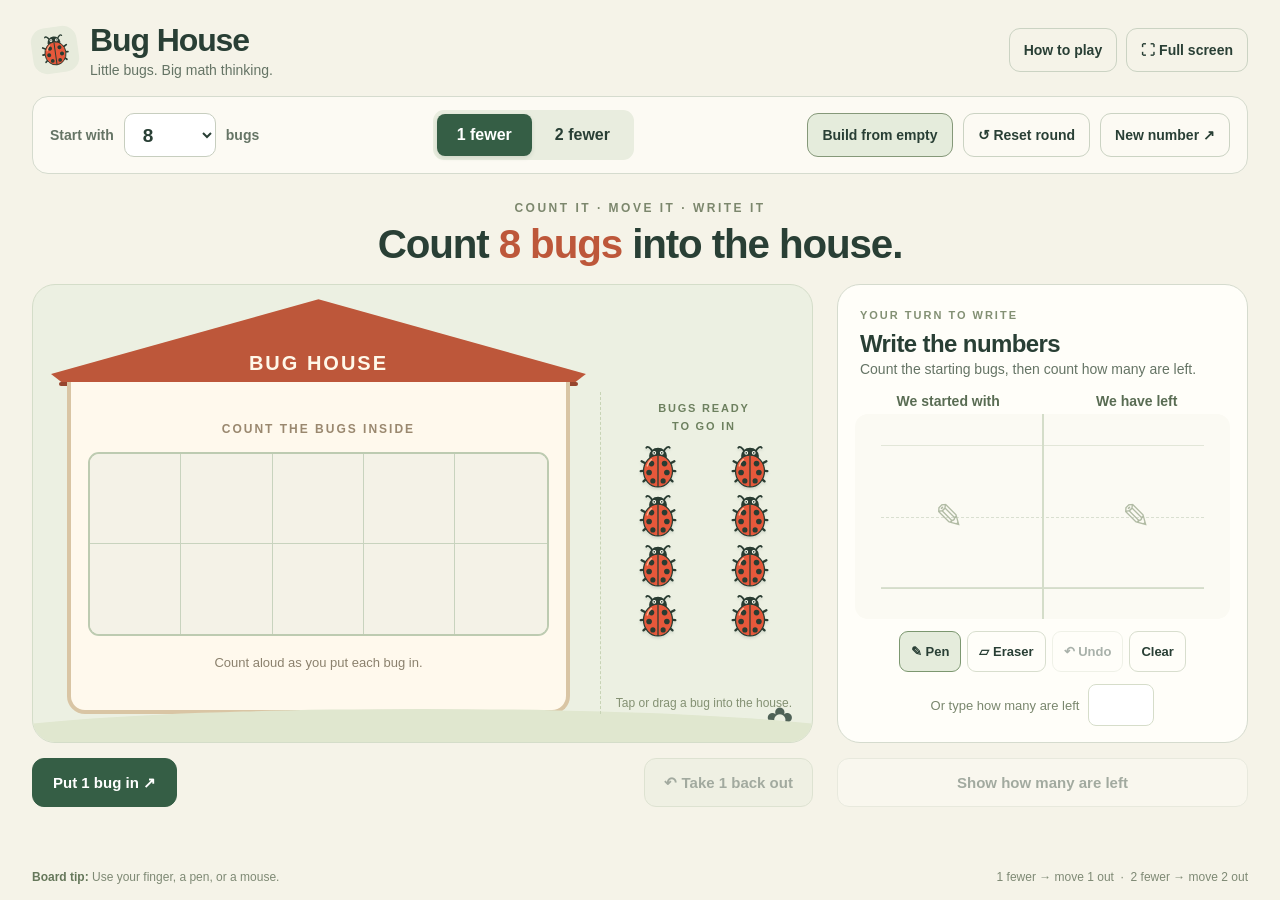
<file: index.html>
<!doctype html>
<html lang="en">
<head>
  <meta charset="utf-8">
  <meta name="viewport" content="width=device-width, initial-scale=1, viewport-fit=cover">
  <meta name="theme-color" content="#f5f3e8">
  <meta name="description" content="Count, move, and write! A kindergarten bug house for exploring one fewer and two fewer with movable ladybugs and a writable board.">
  <title>Bug House · One &amp; Two Fewer</title>
  <style>
    :root{--ink:#293f35;--green:#355e45;--mint:#e5ecdc;--paper:#f5f3e8;--orange:#bd573a;--line:#d5dbce;--muted:#657465;--white:#fffef9}
    *{box-sizing:border-box}body{margin:0;background:var(--paper);color:var(--ink);font-family:ui-rounded,"Avenir Next","Trebuchet MS",sans-serif}button,select,input{font:inherit;color:inherit}button,select{cursor:pointer}button{touch-action:manipulation}button:focus-visible,select:focus-visible,input:focus-visible,canvas:focus-visible{outline:3px solid #c58528;outline-offset:4px}button:disabled{opacity:.4;cursor:default}button{border:0}button svg{pointer-events:none}.app{max-width:1520px;margin:auto;padding:22px 32px 15px}.header{display:flex;justify-content:space-between;align-items:center;gap:20px;margin-bottom:18px}.brand{display:flex;gap:12px;align-items:center}.brand-icon{width:46px;height:46px;background:#e7ebdc;border-radius:14px;padding:6px;transform:rotate(-8deg)}h1{font-size:32px;letter-spacing:-1.1px;margin:0;font-weight:800}.subtitle{font-size:14px;color:var(--muted);margin:3px 0 0}.header-actions{display:flex;gap:9px}.quiet{background:transparent;border:1px solid #cbd3c3;border-radius:11px;min-height:44px;padding:9px 14px;font-size:14px;font-weight:700}.quiet:hover{background:#e8eddf}.toolbar{display:flex;align-items:center;justify-content:space-between;gap:15px;padding:13px 17px;border:1px solid var(--line);border-radius:16px;background:#fffef9b8}.start-controls,.mode-controls,.toolbar-actions{display:flex;align-items:center;gap:10px}.control-label{font-size:14px;font-weight:700;color:var(--muted)}select{border:1px solid #c7cebf;border-radius:10px;background:white;padding:9px 34px 9px 14px;min-height:44px;font-size:19px;font-weight:800}.mode-controls{background:#e9eddf;border-radius:11px;padding:4px;gap:3px}.mode{background:transparent;min-height:42px;padding:9px 20px;border-radius:8px;font-weight:800;font-size:16px;white-space:nowrap}.mode[aria-pressed="true"]{background:var(--green);color:white;box-shadow:0 2px 4px #223d2820}.mode:hover{box-shadow:inset 0 0 0 1px var(--green)}.prompt-row{text-align:center;padding:24px 0 17px}.eyebrow{font-size:12px;font-weight:800;letter-spacing:2.5px;text-transform:uppercase;color:#7c876d}.prompt{font-size:clamp(25px,3.15vw,43px);letter-spacing:-1.1px;margin:5px 0 0;line-height:1.15}.prompt .accent{color:var(--orange)}.workspace{display:grid;grid-template-columns:minmax(0,1.9fr) minmax(280px,1fr);gap:24px;align-items:stretch}.garden-card{position:relative;border:1px solid #d4ddc9;border-radius:23px;background:#ecf0e2;min-height:420px;height:clamp(420px,51vh,610px);overflow:hidden}.garden-card:after{content:"";position:absolute;background:#e0e7cf;border-radius:50% 50% 0 0;width:120%;height:65px;bottom:-32px;left:-10%;pointer-events:none}.habitats{height:100%;display:grid;grid-template-columns:72% 28%;padding:14px 18px 28px;gap:0}.house-zone{display:flex;flex-direction:column;align-items:center;position:relative;min-width:0}.roof{height:83px;width:100%;position:relative;display:flex;align-items:flex-end;justify-content:center;padding-bottom:7px;flex-shrink:0}.roof:before{content:"";position:absolute;inset:0;background:var(--orange);clip-path:polygon(50% 0,100% 90%,98% 100%,2% 100%,0 90%)}.roof-text{position:relative;color:#fff8e9;font-size:20px;font-weight:800;letter-spacing:2px}.roof:after{content:"";position:absolute;bottom:-4px;width:97%;height:4px;border-radius:4px;background:#97452e}.house{background:#fff9ed;border:4px solid #d9c5a4;border-top:0;border-radius:0 0 18px 18px;width:94%;padding:27px 17px 25px;flex:1;min-height:0;position:relative;display:flex;flex-direction:column;justify-content:center}.house-label{font-size:12px;text-align:center;color:#9a886f;font-weight:800;letter-spacing:2px;text-transform:uppercase;margin-bottom:16px}.ten-frame{display:grid;grid-template-columns:repeat(5,minmax(0,1fr));grid-template-rows:repeat(2,minmax(0,1fr));border:2px solid #bdcbb1;border-radius:11px;overflow:hidden;aspect-ratio:2.5;max-height:250px;flex-shrink:0}.cell{background:#fffef8;border-right:1.5px solid #c8d3be;border-bottom:1.5px solid #c8d3be;display:flex;justify-content:center;align-items:center;position:relative;min-width:0;min-height:0}.cell:nth-child(5n){border-right:0}.cell:nth-child(n+6){border-bottom:0}.cell.is-empty{background:#f4f2e7}.bug{padding:0;background:transparent;display:flex;align-items:center;justify-content:center;width:88%;height:94%;max-width:91px;aspect-ratio:.86;cursor:grab;touch-action:none;user-select:none;-webkit-user-select:none;position:relative;z-index:2;transition:transform .15s}.bug:hover{transform:scale(1.08)}.bug:focus-visible{outline-offset:-2px;border-radius:50%}.bug:active{cursor:grabbing}.bug svg{width:100%;height:100%;max-height:96px;filter:drop-shadow(0 2px 1px #293f3520)}.bug.drag-source{opacity:.22}.drag-ghost{position:fixed!important;pointer-events:none!important;z-index:100!important;margin:0;transition:none!important;filter:drop-shadow(0 8px 5px #293f352c)}.house-hint{text-align:center;font-size:13px;line-height:1.4;color:#8b816d;margin-top:18px}.meadow{border-left:1.5px dashed #c7d4b5;position:relative;z-index:1;margin:93px 0 0 14px;padding:8px 0 0 13px;border-radius:0 0 15px 0;display:flex;flex-direction:column}.meadow-label{text-transform:uppercase;font-size:11px;letter-spacing:1.8px;font-weight:800;line-height:1.6;text-align:center;color:#6d805f}.outside-bugs{display:grid;grid-template-columns:repeat(2,minmax(0,1fr));grid-auto-rows:minmax(40px,66px);gap:3px;align-content:start;margin-top:14px;flex:1}.outside-bugs .bug{width:100%;height:100%;max-width:66px;margin:auto}.meadow-hint{font-size:12px;line-height:1.4;color:#849173;text-align:center;margin:6px 0 12px}.drop-over{box-shadow:inset 0 0 0 4px #8eaf65!important}.flower{position:absolute;bottom:6px;right:18px;font-size:33px;line-height:1;opacity:.8;pointer-events:none}.write-card{border:1px solid var(--line);background:var(--white);border-radius:23px;overflow:hidden;display:flex;flex-direction:column}.write-head{padding:20px 22px 13px}.write-step{font-size:11px;color:#839074;font-weight:800;letter-spacing:2px;text-transform:uppercase}h2{font-size:24px;letter-spacing:-.6px;margin:7px 0 2px}.write-description{font-size:14px;color:var(--muted);margin:0;line-height:1.4}.canvas-wrap{flex:1;min-height:175px;position:relative;margin:0 17px;border-radius:13px;overflow:hidden;background:#fbfaf3;touch-action:none}.writing-guides{position:absolute;inset:15% 7%;pointer-events:none;background:linear-gradient(#d9dfd000 0,#d9dfd000 calc(100% - 1px),#d9dfd0 calc(100% - 1px));border-top:1px solid #e2e6d8;border-bottom:1px solid #d4ddc9}.writing-guides:after{content:"";position:absolute;top:50%;left:0;right:0;border-top:1.5px dashed #d9dfd0}canvas{position:absolute;inset:0;display:block;width:100%;height:100%;touch-action:none;cursor:crosshair}.write-placeholder{position:absolute;inset:0;display:grid;place-content:center;text-align:center;pointer-events:none;font-size:13px;color:#a1aa94;line-height:1.6}.write-placeholder b{font-size:34px;font-weight:500;color:#b1bba4}.drawing-tools{display:flex;justify-content:center;gap:6px;padding:12px 10px}.tool{font-size:13px;font-weight:700;border:1px solid #d8dece;min-height:41px;padding:8px 11px;border-radius:9px;background:transparent;white-space:nowrap}.tool[aria-pressed="true"]{background:var(--mint);border-color:#7c9770}.tool:hover{background:#eef1e6}.type-row{display:flex;align-items:center;justify-content:center;gap:9px;padding:0 15px 16px;font-size:13px;color:#7a876e}.type-row input{width:66px;border:1px solid #d6ddca;border-radius:8px;padding:7px 5px;font-size:20px;line-height:1.2;text-align:center;background:white;min-height:42px}.bottom-bar{display:grid;grid-template-columns:1.9fr 1fr;gap:24px;margin-top:15px}.action-row{display:flex;gap:10px;align-items:center;justify-content:space-between}.primary{min-height:49px;background:var(--green);color:white;border:1px solid var(--green);border-radius:12px;padding:12px 20px;font-size:15px;font-weight:800}.primary:hover{background:#274b36}.secondary{min-height:49px;border:1px solid #bbc9b0;border-radius:12px;background:#e7eddd;padding:12px 19px;font-size:15px;font-weight:800}.secondary:hover{background:#dce6cf}.reveal{background:var(--white);border:1px solid var(--line);border-radius:12px;min-height:49px;padding:10px 18px;width:100%;font-size:15px;font-weight:800}.reveal:hover{background:#e8eddf}.message{min-height:39px;display:flex;align-items:center;justify-content:center;margin:12px 0 0;text-align:center;font-size:17px;font-weight:700;color:var(--green);line-height:1.4}.message:not(:empty){border-radius:10px;background:#e6ecdc;padding:8px 12px}.footer{display:flex;justify-content:space-between;gap:20px;margin-top:12px;font-size:12px;color:#7e8974}.footer strong{color:#65775a}dialog{border:1px solid #d4ddc9;background:var(--white);color:var(--ink);border-radius:22px;max-width:540px;width:calc(100% - 32px);padding:28px;box-shadow:0 20px 70px #19312433}dialog::backdrop{background:#1d352d77}dialog h2{margin:0 0 15px}dialog ol{padding-left:24px;line-height:1.7}dialog p{line-height:1.6;font-size:15px}dialog .primary{margin-top:8px;width:100%}.sr-only{position:absolute;width:1px;height:1px;padding:0;margin:-1px;overflow:hidden;clip:rect(0,0,0,0);white-space:nowrap;border:0}@media(min-width:1500px){.app{padding-top:30px}.house{padding-left:24px;padding-right:24px}.roof{height:98px}.meadow{margin-top:108px}.prompt-row{padding-top:27px;padding-bottom:22px}}@media(max-width:1000px){.app{padding:16px 20px}.toolbar{flex-wrap:wrap}.toolbar-actions{margin-left:auto}.workspace,.bottom-bar{gap:15px;grid-template-columns:minmax(0,1.65fr) minmax(260px,1fr)}.habitats{padding-left:9px;padding-right:9px}.house{padding-left:10px;padding-right:10px}.meadow{margin-left:7px;padding-left:6px}.drawing-tools{gap:4px}.tool{padding:8px}.house-hint{font-size:12px}.primary,.secondary{padding-left:13px;padding-right:13px}}@media(max-width:700px){.app{padding:15px 12px}.header{gap:10px}.brand{gap:8px}.brand-icon{width:38px;height:38px}h1{font-size:27px}.subtitle{font-size:12px}.header-actions{gap:5px}.header-actions .quiet{font-size:12px;padding:8px}.fullscreen-text{display:none}.toolbar{padding:10px;gap:10px}.start-controls{gap:7px}.mode-controls{margin-left:auto}.mode{font-size:14px;padding:8px 11px}.control-label{font-size:12px}.toolbar-actions{width:100%;justify-content:flex-end}.toolbar-actions .quiet{min-height:36px;font-size:12px;padding:6px 12px}.prompt-row{padding:19px 0 15px}.eyebrow{font-size:10px}.workspace{grid-template-columns:1fr}.garden-card{height:390px;min-height:390px}.roof{height:74px}.meadow{margin-top:84px}.house{padding-top:18px;padding-bottom:19px}.ten-frame{max-height:200px}.write-card{min-height:315px}.write-head{padding:16px 20px 11px}h2{font-size:22px}.canvas-wrap{min-height:155px}.bottom-bar{grid-template-columns:1fr;gap:10px}.action-row{justify-content:stretch}.action-row button{flex:1}.footer{font-size:10px;gap:10px}.message{font-size:16px}}@media(prefers-reduced-motion:reduce){*{transition:none!important}}
    #build-first[aria-pressed="true"]{background:#e5ecdc;border-color:#859879}
    .meadow.is-building .outside-bugs{grid-auto-rows:clamp(35px,5.2vh,52px);margin-top:7px}
    .meadow.is-building .meadow-hint{margin-bottom:3px}
    .writing-labels{display:grid;grid-template-columns:1fr 1fr;gap:2px;margin:0 17px 5px;text-align:center;color:#596c53;font-size:14px;font-weight:800}
    .writing-divider{position:absolute;inset:0 auto 0 50%;border-left:2px solid #d4ddc9;pointer-events:none}
    .write-placeholder{grid-template-columns:1fr 1fr;place-content:center stretch}
  </style>
</head>
<body>
<svg width="0" height="0" aria-hidden="true" style="position:absolute"><defs><symbol id="ladybug" viewBox="0 0 84 100"><path d="M31 19Q21 4 17 10M53 19Q63 4 67 10" fill="none" stroke="#293c32" stroke-width="4" stroke-linecap="round"/><path d="M16 44L7 39M15 59L5 60M20 74L11 82M68 44L77 39M69 59L79 60M64 74L73 82" stroke="#293c32" stroke-width="5" stroke-linecap="round"/><ellipse cx="42" cy="28" rx="19" ry="18" fill="#293c32"/><ellipse cx="42" cy="60" rx="31" ry="34" fill="#e6583b" stroke="#293c32" stroke-width="2.7"/><path d="M42 28V94" stroke="#293c32" stroke-width="2.7"/><circle cx="28" cy="44" r="6" fill="#293c32"/><circle cx="23" cy="63" r="6" fill="#293c32"/><circle cx="31" cy="81" r="5.5" fill="#293c32"/><circle cx="56" cy="44" r="6" fill="#293c32"/><circle cx="61" cy="63" r="6" fill="#293c32"/><circle cx="53" cy="81" r="5.5" fill="#293c32"/><circle cx="34" cy="21" r="4" fill="#fffef2"/><circle cx="50" cy="21" r="4" fill="#fffef2"/><circle cx="34" cy="21" r="1.8" fill="#293c32"/><circle cx="50" cy="21" r="1.8" fill="#293c32"/><path d="M28 35Q20 42 19 49" fill="none" stroke="#ffb290" stroke-width="3" stroke-linecap="round"/></symbol></defs></svg>
<main class="app">
  <header class="header">
    <div class="brand"><svg class="brand-icon" aria-hidden="true"><use href="#ladybug"/></svg><div><h1>Bug House</h1><p class="subtitle">Little bugs. Big math thinking.</p></div></div>
    <div class="header-actions"><button class="quiet" id="help">How to play</button><button class="quiet" id="fullscreen" aria-label="Enter full screen">⛶ <span class="fullscreen-text">Full screen</span></button></div>
  </header>
  <section class="toolbar" aria-label="Choose a round">
    <div class="start-controls"><label class="control-label" for="start">Start with</label><select id="start" aria-label="Starting number of bugs"><option>5</option><option>6</option><option>7</option><option selected>8</option><option>9</option><option>10</option></select><span class="control-label">bugs</span></div>
    <div class="mode-controls" aria-label="Choose one or two fewer"><button class="mode" data-mode="1" aria-pressed="true">1 fewer</button><button class="mode" data-mode="2" aria-pressed="false">2 fewer</button></div>
    <div class="toolbar-actions"><button class="quiet" id="build-first" aria-pressed="true">Build from empty</button><button class="quiet" id="reset">↺ Reset round</button><button class="quiet" id="new">New number ↗</button></div>
  </section>
  <div class="prompt-row"><span class="eyebrow">Count it · Move it · Write it</span><h2 class="prompt" id="prompt">What is <span class="accent">1 fewer</span> than 8?</h2></div>
  <div class="workspace">
    <section class="garden-card" aria-label="Move bugs between their house and the garden">
      <div class="habitats">
        <div class="house-zone"><div class="roof"><span class="roof-text">BUG HOUSE</span></div><div class="house" id="house"><div class="house-label">Count the bugs inside</div><div class="ten-frame" id="frame" role="group" aria-label="Bug house ten-frame"></div><div class="house-hint" id="house-hint">Tap or drag a bug to move it out.</div></div></div>
        <div class="meadow" id="meadow"><div class="meadow-label" id="meadow-label">Out in<br>the garden</div><div class="outside-bugs" id="outside" role="group" aria-label="Bugs moved out of the house"></div><p class="meadow-hint" id="garden-hint">A place for<br>bugs to explore.</p></div>
      </div><span class="flower" aria-hidden="true">✿</span>
    </section>
    <section class="write-card" aria-label="Write how many bugs remain">
      <div class="write-head"><span class="write-step">Your turn to write</span><h2>Write the numbers</h2><p class="write-description">Count the starting bugs, then count how many are left.</p></div>
      <div class="writing-labels" aria-hidden="true"><span>We started with</span><span>We have left</span></div>
      <div class="canvas-wrap" id="canvas-wrap"><div class="writing-guides"></div><div class="writing-divider"></div><div class="write-placeholder" id="placeholder" aria-hidden="true"><b>✎</b><b>✎</b></div><canvas id="board" tabindex="0" aria-label="Number writing board. Write the starting number on the left and how many are left on the right. Use a finger, pen, or mouse. You can also type how many are left below."></canvas></div>
      <div class="drawing-tools" role="group" aria-label="Writing tools"><button class="tool" id="pen" aria-pressed="true">✎ Pen</button><button class="tool" id="eraser" aria-pressed="false">▱ Eraser</button><button class="tool" id="undo" disabled>↶ Undo</button><button class="tool" id="clear">Clear</button></div>
      <div class="type-row"><label for="typed">Or type how many are left</label><input id="typed" type="text" inputmode="numeric" maxlength="2" autocomplete="off"></div>
    </section>
  </div>
  <div class="bottom-bar"><div class="action-row"><button class="primary" id="move-out">Move 1 bug out ↗</button><button class="secondary" id="bring-back">↶ Bring 1 back</button></div><button class="reveal" id="reveal" aria-expanded="false">Show how many are left</button></div>
  <div class="message" id="message" role="status" aria-live="polite"></div>
  <footer class="footer"><span><strong>Board tip:</strong> Use your finger, a pen, or a mouse.</span><span>1 fewer → move 1 out &nbsp;·&nbsp; 2 fewer → move 2 out</span></footer>
</main>
<dialog id="help-dialog"><h2>Let’s explore fewer!</h2><ol><li>Choose <strong>5–10 bugs</strong> and <strong>1 fewer</strong> or <strong>2 fewer</strong>.</li><li>Count the bugs in the house together. Turn on <strong>Build from empty</strong> to move the starting bugs into the ten-frame one by one.</li><li>Tap or drag bugs out into the garden. Move one for <strong>1 fewer</strong> or two for <strong>2 fewer</strong>.</li><li>Count the bugs left in the house. Write the number on the board or type it below.</li><li>Choose <strong>Show how many are left</strong> to reveal and check the count.</li></ol><p>Tap a garden bug to bring it back. The pen, eraser, undo, and clear buttons work on the writing board. <strong>New number</strong> starts another round. <strong>Reset round</strong> starts the current round over.</p><button class="primary" id="close-help">Let’s play</button></dialog>
<script>
  'use strict';
  const $ = id => document.getElementById(id);
  const state = {start:8, fewer:1, slots:[], outside:[], revealed:false, buildFirst:true, building:false};
  let drag = null, suppressClick = false;
  const board = $('board'), ctx = board.getContext('2d');
  let strokes = [], activeStroke = null, activePointer = null, tool = 'pen', boardSize = {w:1,h:1};

  function bugButton(id, location) {
    const b=document.createElement('button');
    b.type='button';b.className='bug';b.dataset.id=id;b.dataset.location=location;
    b.setAttribute('aria-label',location==='house'?'Move this bug out to the garden':'Move this bug into the house');
    b.innerHTML='<svg viewBox="0 0 84 100" aria-hidden="true"><use href="#ladybug"/></svg>';
    return b;
  }
  function render() {
    $('frame').replaceChildren();
    state.slots.forEach(id=>{const cell=document.createElement('div');cell.className='cell'+(id===null?' is-empty':'');if(id!==null)cell.append(bugButton(id,'house'));$('frame').append(cell)});
    $('outside').replaceChildren(...state.outside.map(id=>bugButton(id,'garden')));
    $('meadow').classList.toggle('is-building',state.building);
    $('meadow-label').innerHTML=state.building?'Bugs ready<br>to go in':'Out in<br>the garden';
    $('outside').setAttribute('aria-label',state.building?'Bugs waiting to enter the house':'Bugs moved out of the house');
    $('garden-hint').textContent=state.building?'Tap or drag a bug into the house.':state.outside.length?'Tap a garden bug to bring it back.':'A place for bugs to explore.';
    $('house-hint').textContent=state.building?'Count aloud as you put each bug in.':'Tap or drag a bug to move it out.';
    $('prompt').innerHTML=state.building
      ? 'Count <span class="accent">'+state.start+' bugs</span> into the house.'
      : 'What is <span class="accent">'+state.fewer+' fewer</span> than '+state.start+'?';
    document.querySelectorAll('[data-mode]').forEach(b=>b.setAttribute('aria-pressed',String(Number(b.dataset.mode)===state.fewer)));
    $('build-first').setAttribute('aria-pressed',String(state.buildFirst));
    const hasHouseBugs=state.slots.some(id=>id!==null);
    $('move-out').textContent=state.building?'Put 1 bug in ↗':'Move 1 bug out ↗';
    $('bring-back').textContent=state.building?'↶ Take 1 back out':'↶ Bring 1 back';
    $('move-out').disabled=state.building?!state.outside.length:!hasHouseBugs;
    $('bring-back').disabled=state.building?!hasHouseBugs:!state.outside.length;
    $('reveal').disabled=state.building;
    renderAnswer();
  }
  function renderAnswer() {
    const left=state.start-state.outside.length;
    $('reveal').textContent=state.revealed?'Hide the number':'Show how many are left';
    $('reveal').setAttribute('aria-expanded',String(state.revealed));
    if(!state.revealed){$('message').textContent='';return}
    if(state.outside.length===state.fewer){
      const typed=$('typed').value.trim();
      const suffix=typed!==''?(Number(typed)===left?' Your number matches!':' Count again and try your number again.') : '';
      $('message').textContent=state.fewer+' fewer than '+state.start+' is '+left+'.  '+state.start+' − '+state.fewer+' = '+left+suffix;
    }else{
      $('message').textContent=left+' '+(left===1?'bug is':'bugs are')+' left in the house. For '+state.fewer+' fewer, move '+state.fewer+' '+(state.fewer===1?'bug':'bugs')+' out altogether.';
    }
  }
  function clearBoard(){strokes=[];activeStroke=null;activePointer=null;$('typed').value='';redraw();updateWritingUI()}
  function startRound(){
    cancelDrag();
    state.building=state.buildFirst;
    state.slots=Array.from({length:10},(_,i)=>!state.building&&i<state.start?i:null);
    state.outside=state.building?Array.from({length:state.start},(_,i)=>i):[];
    state.revealed=false;
    clearBoard();setTool('pen');render();
  }
  function moveBug(id, destination, preferredSlot){
    if(destination==='garden'){
      const i=state.slots.indexOf(id);if(i<0)return;
      state.slots[i]=null;state.outside.push(id);
    }else{
      const i=state.outside.indexOf(id);if(i<0)return;
      const slot=Number.isInteger(preferredSlot)&&state.slots[preferredSlot]===null?preferredSlot:state.slots.indexOf(null);
      if(slot<0)return;state.outside.splice(i,1);state.slots[slot]=id;
      if(!state.outside.length)state.building=false;
    }
    state.revealed=false;render();
  }
  function cancelDrag(){if(!drag)return;drag.ghost?.remove();drag.source?.classList.remove('drag-source');$('house').classList.remove('drop-over');$('meadow').classList.remove('drop-over');drag=null}
  function pointIn(el,x,y){const r=el.getBoundingClientRect();return x>=r.left&&x<=r.right&&y>=r.top&&y<=r.bottom}
  document.addEventListener('pointerdown',e=>{
    const source=e.target.closest('.bug');if(!source||drag||e.button!==0)return;
    e.preventDefault();source.setPointerCapture(e.pointerId);
    drag={source,id:Number(source.dataset.id),location:source.dataset.location,pointer:e.pointerId,x:e.clientX,y:e.clientY,moved:false,ghost:null};
  });
  document.addEventListener('pointermove',e=>{
    if(!drag||drag.pointer!==e.pointerId)return;
    if(!drag.moved&&Math.hypot(e.clientX-drag.x,e.clientY-drag.y)>9){
      drag.moved=true;drag.ghost=drag.source.cloneNode(true);drag.ghost.className='bug drag-ghost';drag.ghost.removeAttribute('aria-label');drag.ghost.setAttribute('aria-hidden','true');drag.ghost.tabIndex=-1;
      const r=drag.source.getBoundingClientRect();drag.ghost.style.width=r.width+'px';drag.ghost.style.height=r.height+'px';document.body.append(drag.ghost);drag.source.classList.add('drag-source');
    }
    if(drag.moved){e.preventDefault();drag.ghost.style.left=e.clientX-drag.ghost.offsetWidth/2+'px';drag.ghost.style.top=e.clientY-drag.ghost.offsetHeight/2+'px';$('house').classList.toggle('drop-over',drag.location==='garden'&&pointIn($('house'),e.clientX,e.clientY));$('meadow').classList.toggle('drop-over',drag.location==='house'&&pointIn($('meadow'),e.clientX,e.clientY))}
  },{passive:false});
  document.addEventListener('pointerup',e=>{
    if(!drag||drag.pointer!==e.pointerId)return;
    const d=drag;let destination=null,slot;
    if(!d.moved){destination=d.location==='house'?'garden':'house'}
    else if(d.location==='house'&&pointIn($('meadow'),e.clientX,e.clientY)){destination='garden'}
    else if(d.location==='garden'&&pointIn($('house'),e.clientX,e.clientY)){destination='house';slot=Array.from($('frame').children).findIndex(c=>pointIn(c,e.clientX,e.clientY))}
    cancelDrag();suppressClick=true;setTimeout(()=>suppressClick=false,0);
    if(destination)moveBug(d.id,destination,slot);
  });
  document.addEventListener('pointercancel',e=>{if(drag?.pointer===e.pointerId)cancelDrag()});
  document.addEventListener('lostpointercapture',e=>{if(drag?.pointer===e.pointerId)cancelDrag()});
  document.addEventListener('click',e=>{
    const bug=e.target.closest('.bug');
    if(!bug||suppressClick||e.detail!==0)return;
    const fromHouse=bug.dataset.location==='house';
    moveBug(Number(bug.dataset.id),fromHouse?'garden':'house');
    const remaining=(fromHouse?$('frame'):$('outside')).querySelector('.bug');
    (remaining??$('move-out')).focus();
  });

  function setTool(next){tool=next;$('pen').setAttribute('aria-pressed',String(next==='pen'));$('eraser').setAttribute('aria-pressed',String(next==='eraser'));board.style.cursor=next==='pen'?'crosshair':'cell'}
  function boardPoint(e){const r=board.getBoundingClientRect();return{x:(e.clientX-r.left)/r.width,y:(e.clientY-r.top)/r.height}}
  function paintStroke(stroke){
    if(!stroke?.points.length)return;
    ctx.save();ctx.globalCompositeOperation=stroke.tool==='eraser'?'destination-out':'source-over';ctx.strokeStyle='#304e38';ctx.fillStyle='#304e38';ctx.lineWidth=(stroke.tool==='eraser'?30:5.5)*Math.min(boardSize.w,boardSize.h)/240;ctx.lineCap='round';ctx.lineJoin='round';
    const p=stroke.points;ctx.beginPath();ctx.moveTo(p[0].x*boardSize.w,p[0].y*boardSize.h);
    if(p.length===1){ctx.arc(p[0].x*boardSize.w,p[0].y*boardSize.h,ctx.lineWidth/2,0,Math.PI*2);ctx.fill()}
    else{for(let i=1;i<p.length;i++)ctx.lineTo(p[i].x*boardSize.w,p[i].y*boardSize.h);ctx.stroke()}ctx.restore();
  }
  function redraw(){ctx.clearRect(0,0,boardSize.w,boardSize.h);strokes.forEach(paintStroke);if(activeStroke)paintStroke(activeStroke)}
  function resizeBoard(){const r=board.getBoundingClientRect(),ratio=Math.min(window.devicePixelRatio||1,3);boardSize={w:r.width,h:r.height};board.width=Math.max(1,Math.round(r.width*ratio));board.height=Math.max(1,Math.round(r.height*ratio));ctx.setTransform(ratio,0,0,ratio,0,0);redraw()}
  function updateWritingUI(){$('placeholder').hidden=strokes.length>0||!!activeStroke;$('placeholder').style.display=strokes.length>0||activeStroke?'none':'grid';$('undo').disabled=strokes.length===0}
  board.addEventListener('pointerdown',e=>{if(activePointer!==null||e.button!==0)return;e.preventDefault();board.setPointerCapture(e.pointerId);activePointer=e.pointerId;activeStroke={tool,points:[boardPoint(e)]};redraw();updateWritingUI()});
  board.addEventListener('pointermove',e=>{if(activePointer!==e.pointerId||!activeStroke)return;e.preventDefault();const events=e.getCoalescedEvents?.()||[e];(events.length?events:[e]).forEach(p=>activeStroke.points.push(boardPoint(p)));redraw()});
  function finishStroke(e){if(activePointer!==e.pointerId||!activeStroke)return;strokes.push(activeStroke);activeStroke=null;activePointer=null;redraw();updateWritingUI()}
  board.addEventListener('pointerup',finishStroke);board.addEventListener('pointercancel',finishStroke);board.addEventListener('lostpointercapture',finishStroke);
  $('pen').onclick=()=>setTool('pen');$('eraser').onclick=()=>setTool('eraser');
  $('undo').onclick=()=>{strokes.pop();redraw();updateWritingUI()};$('clear').onclick=()=>{clearBoard();renderAnswer()};
  $('typed').addEventListener('input',()=>{$('typed').value=$('typed').value.replace(/[^0-9]/g,'').slice(0,2);renderAnswer()});
  $('start').onchange=()=>{state.start=Number($('start').value);startRound()};
  document.querySelectorAll('[data-mode]').forEach(b=>b.onclick=()=>{state.fewer=Number(b.dataset.mode);startRound()});
  $('build-first').onclick=()=>{state.buildFirst=!state.buildFirst;startRound()};
  $('reset').onclick=startRound;
  $('new').onclick=()=>{const numbers=[5,6,7,8,9,10].filter(n=>n!==state.start);state.start=numbers[Math.floor(Math.random()*numbers.length)];$('start').value=String(state.start);startRound()};
  function moveFromHouse(){const id=[...state.slots].reverse().find(id=>id!==null);if(id!==undefined)moveBug(id,'garden')}
  function moveFromGarden(){if(state.outside.length)moveBug(state.outside.at(-1),'house')}
  $('move-out').onclick=()=>state.building?moveFromGarden():moveFromHouse();
  $('bring-back').onclick=()=>state.building?moveFromHouse():moveFromGarden();
  $('reveal').onclick=()=>{state.revealed=!state.revealed;renderAnswer()};
  $('help').onclick=()=>$('help-dialog').showModal();$('close-help').onclick=()=>$('help-dialog').close();
  $('help-dialog').addEventListener('click',e=>{if(e.target===$('help-dialog')){const r=e.target.getBoundingClientRect();if(e.clientX<r.left||e.clientX>r.right||e.clientY<r.top||e.clientY>r.bottom)e.target.close()}});
  $('fullscreen').onclick=async()=>{try{if(document.fullscreenElement)await document.exitFullscreen();else await document.documentElement.requestFullscreen()}catch{$('message').textContent='Use your browser’s full-screen option to fill the board.'}};
  document.addEventListener('fullscreenchange',()=>{$('fullscreen').setAttribute('aria-label',document.fullscreenElement?'Exit full screen':'Enter full screen');$('fullscreen').innerHTML='⛶ <span class="fullscreen-text">'+(document.fullscreenElement?'Exit full screen':'Full screen')+'</span>'});
  new ResizeObserver(resizeBoard).observe($('canvas-wrap'));
  startRound();
</script>
</body>
</html>
</file>
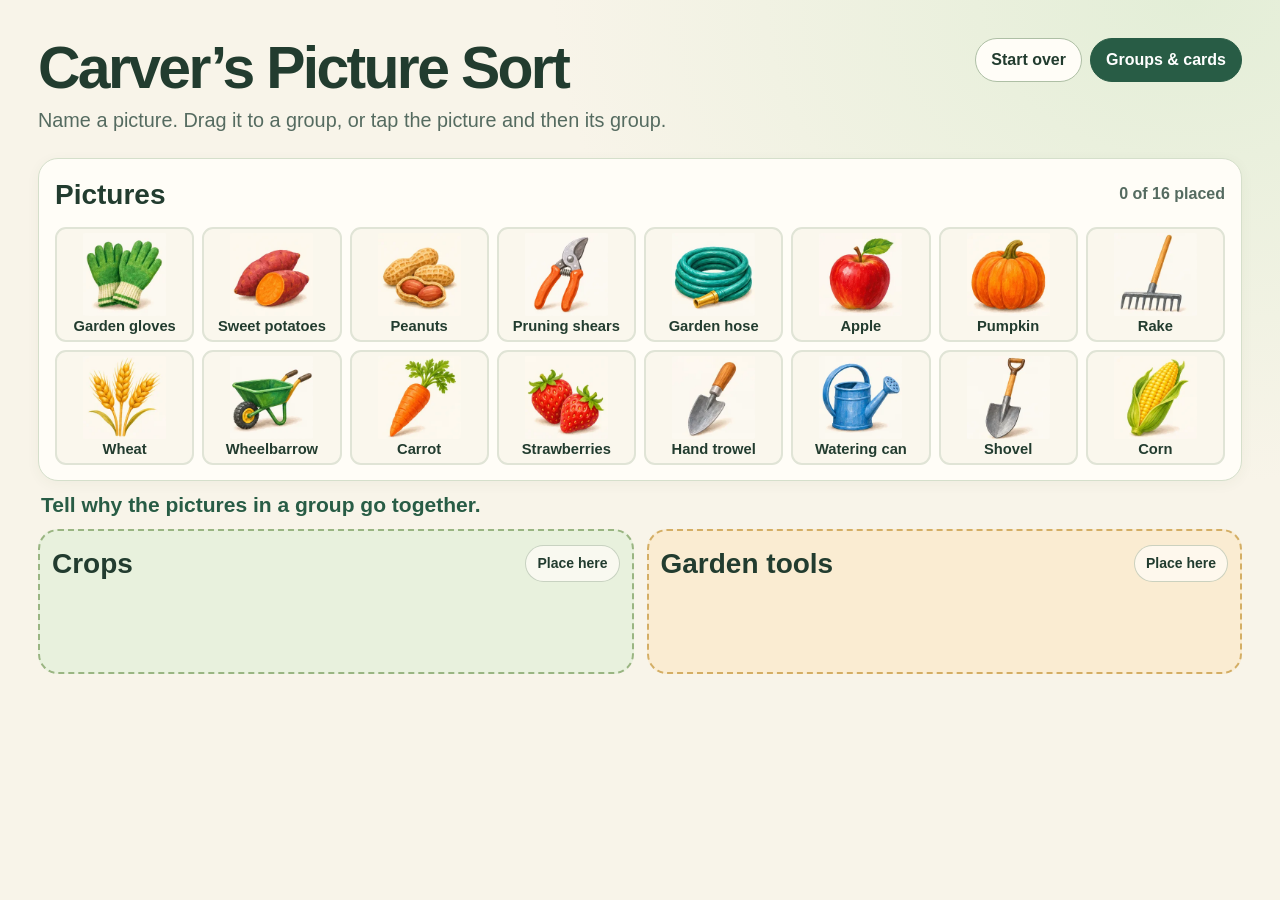
<file: carver-picture-sort/index.html>
<!doctype html>
<html lang="en">
<head>
<meta charset="utf-8">
<meta name="viewport" content="width=device-width,initial-scale=1">
<title>Carver’s Picture Sort</title>
<meta name="description" content="Sort illustrated crops and garden tools into groups you can name.">
<style>
:root{--ink:#223c2f;--muted:#556b60;--cream:#fffaf0;--paper:#fffdf7;--edge:#d5dfcb;--green:#285c45;--orange:#df9a3a;--focus:#1770a3;font-family:"Nunito","Trebuchet MS",sans-serif;color:var(--ink);background:#f8f4e9}
*{box-sizing:border-box}
body{margin:0;min-width:270px;background:radial-gradient(ellipse at 93% 0%,#e3eed7 0,transparent 38%),#f8f4e9;min-height:100vh}
button,input{font:inherit}
button{cursor:pointer}
button:focus-visible,input:focus-visible{outline:3px solid var(--focus);outline-offset:3px}
button[hidden]{display:none}
.wrap{max-width:1460px;padding:clamp(16px,3vw,38px);margin:auto}
header{display:flex;justify-content:space-between;align-items:flex-start;gap:18px;margin-bottom:22px}
h1{font-size:clamp(32px,4.6vw,62px);line-height:1.02;margin:0 0 8px;font-weight:900;letter-spacing:-.045em}
header p{margin:0;color:var(--muted);line-height:1.5;font-size:clamp(16px,1.55vw,21px)}
.actions,.dialog-actions{display:flex;flex-wrap:wrap;gap:8px;align-items:center}
.action{border:1px solid #aebfa5;border-radius:100px;color:var(--ink);background:var(--paper);padding:10px 15px;font-weight:800;white-space:nowrap;min-height:44px}
.action:hover{background:#edf3e2}
.action.primary{background:var(--green);border-color:var(--green);color:white}
.action.primary:hover{background:#204a38}
.bank,.group{border-radius:20px;border:1px solid var(--edge);min-width:0}
.bank{padding:13px 16px 15px;background:var(--paper);box-shadow:0 3px 14px #41532b0c}
.zone-head{display:flex;align-items:center;justify-content:space-between;gap:12px;margin-bottom:10px;min-height:45px}
.zone-head h2{margin:0;font-size:clamp(20px,2.25vw,28px);line-height:1.04;overflow-wrap:anywhere}
.bank-controls{display:flex;align-items:center;justify-content:flex-end;gap:10px;flex-wrap:wrap}
.count{color:var(--muted);font-weight:800;white-space:nowrap}
.cards{display:grid;grid-template-columns:repeat(auto-fill,minmax(min(79px,100%),1fr));gap:8px;align-content:start}
.bank .cards{grid-template-columns:repeat(8,minmax(0,1fr));min-height:61px}
.card{display:grid;gap:2px;justify-items:center;align-content:center;min-width:0;padding:4px 5px 5px;min-height:68px;border-radius:11px;border:2px solid #e0e4d6;background:#faf7ed;color:var(--ink);font-weight:800;touch-action:none;user-select:none;cursor:grab;text-align:center}
.card img{width:100%;max-width:92px;max-height:83px;object-fit:contain;aspect-ratio:1;pointer-events:none;border-radius:6px}
.card span{font-size:clamp(12px,1.15vw,15px);line-height:1.15;overflow-wrap:anywhere}
.card[aria-pressed="true"]{border-color:var(--green);box-shadow:0 0 0 2px #b3ca96;transform:translateY(-1px)}
.card:hover{border-color:#93ae80}
.card:active{cursor:grabbing}
.group-grid{display:grid;grid-template-columns:repeat(var(--groups,2),minmax(0,1fr));gap:13px}
.group{padding:10px 12px 12px;min-height:145px;background:#e8f1dd;border:2px dashed #9ab582;transition:background .12s,border-color .12s}
.group:nth-child(2){background:#faecd2;border-color:#d4ae65}
.group:nth-child(3){background:#e4eef5;border-color:#92b2c9}
.group:nth-child(4){background:#f1e7f5;border-color:#ba9ac8}
.group .zone-head{margin-bottom:5px}
.group .cards{min-height:67px}
.group .card img{max-height:71px}
.group .blank-name{display:inline-block;width:clamp(42px,9vw,122px);height:.85em;border-bottom:3px solid currentColor;opacity:.53}
.place{padding:5px 11px;min-height:37px;font-size:14px;background:#fffdf7b8;border-color:#5679574d}
body[data-selected] .place{background:var(--green);color:white;border-color:var(--green)}
[data-zone].over{border-color:var(--green);box-shadow:0 0 0 3px #97bb87;background:#d8ecd4}
.status{margin:0;padding:12px 3px;min-height:48px;color:var(--green);font-weight:900;font-size:clamp(16px,1.7vw,21px)}
.ghost{position:fixed;z-index:20;left:0;top:0;width:106px;pointer-events:none;box-shadow:0 8px 20px #203b2840;transform:translate(-500px,-500px);border-color:var(--green)}
dialog{max-width:min(660px,calc(100vw - 24px));width:100%;max-height:calc(100vh - 28px);overflow:auto;border:1px solid var(--edge);padding:20px 22px;background:var(--paper);color:var(--ink);border-radius:18px;box-shadow:0 20px 80px #172d284a}
dialog::backdrop{background:#253a34a8}
dialog h2{margin:0 0 12px;font-size:31px}
dialog legend{font-weight:900;font-size:20px}
fieldset{border:1px solid var(--edge);padding:10px 12px 12px;margin:0 0 12px;border-radius:12px;min-width:0}
.group-field{display:flex;gap:8px;align-items:center;margin-bottom:8px}
.group-field label{min-width:61px;font-weight:800}
.group-field input{min-width:0;flex:1;padding:8px 9px;border:1px solid #91a990;border-radius:8px;color:var(--ink);background:white}
.group-field .action{padding:6px 9px;min-height:38px;font-size:.9rem}
.group-field .action:disabled,#add-group:disabled{opacity:.5;cursor:default}
.check-grid{display:grid;grid-template-columns:repeat(2,minmax(0,1fr));gap:3px 11px;margin:7px 0 6px}
.check-grid label,.names-option{display:flex;gap:7px;align-items:center;min-height:29px;cursor:pointer}
input[type=checkbox]{width:17px;height:17px;accent-color:var(--green);flex:none}
.dialog-actions{justify-content:flex-end;margin-top:12px}
.setting-note{font-size:.93rem;color:var(--muted);margin:5px 0 0}
#error{min-height:1.2em;color:#93522a;font-weight:800;margin:0}
@media(max-width:820px){.bank .cards{grid-template-columns:repeat(6,minmax(0,1fr))}.group-grid[style*="4"]{grid-template-columns:repeat(2,minmax(0,1fr))}}
@media(max-width:600px){header{display:block;margin-bottom:13px}.actions{margin-top:12px}.bank .cards{grid-template-columns:repeat(4,minmax(0,1fr))}.group-grid{grid-template-columns:repeat(2,minmax(0,1fr))}.group .zone-head{flex-wrap:wrap;gap:6px}.group{padding:10px;min-height:125px}.group .cards{grid-template-columns:repeat(2,minmax(0,1fr))}.place{padding:5px 9px}.wrap{padding:13px}.group-field label{min-width:49px}}
@media(prefers-reduced-motion:reduce){*{transition:none!important}}
</style>
</head>
<body>
<main class="wrap">
<header>
  <div><h1>Carver’s Picture Sort</h1><p>Name a picture. Drag it to a group, or tap the picture and then its group.</p></div>
  <div class="actions"><button class="action" id="reset" type="button">Start over</button><button class="action primary" id="settings" type="button">Groups &amp; cards</button></div>
</header>
<section class="bank" data-zone="bank" aria-labelledby="pictures-heading">
  <div class="zone-head"><h2 id="pictures-heading">Pictures</h2><div class="bank-controls"><span class="count" id="count"></span><button class="action place" type="button" data-place="bank" id="put-back" hidden>Put back</button></div></div>
  <div class="cards" id="bank"></div>
</section>
<p class="status" id="status" role="status" aria-live="polite">Tell why the pictures in a group go together.</p>
<div class="group-grid" id="groups"></div>
</main>
<dialog id="editor" aria-labelledby="settings-title">
<form id="setup">
  <h2 id="settings-title">Groups &amp; cards</h2>
  <fieldset><legend>Group names</legend><div id="group-fields"></div>
    <div class="actions"><button class="action" id="add-group" type="button">Add a group</button><button class="action" id="blank-groups" type="button">Clear names</button></div>
    <p class="setting-note">Leave names blank for students to name the groups.</p>
  </fieldset>
  <fieldset><legend>Pictures to use</legend>
    <div class="check-grid" id="picture-options"></div>
    <label class="names-option"><input id="show-names" type="checkbox">Show picture names on the board</label>
  </fieldset>
  <p role="alert" id="error"></p>
  <div class="dialog-actions"><button class="action" type="button" id="cancel">Cancel</button><button class="action primary" type="submit">Apply</button></div>
</form>
</dialog>
<script>
'use strict';
const pictures = [{"id":"peanuts","name":"Peanuts","src":"[data-uri]"},{"id":"sweet-potato","name":"Sweet potatoes","src":"[data-uri]"},{"id":"corn","name":"Corn","src":"[data-uri]"},{"id":"carrot","name":"Carrot","src":"[data-uri]"},{"id":"strawberries","name":"Strawberries","src":"[data-uri]"},{"id":"pumpkin","name":"Pumpkin","src":"[data-uri]"},{"id":"wheat","name":"Wheat","src":"[data-uri]"},{"id":"apple","name":"Apple","src":"[data-uri]"},{"id":"watering-can","name":"Watering can","src":"[data-uri]"},{"id":"hand-trowel","name":"Hand trowel","src":"[data-uri]"},{"id":"rake","name":"Rake","src":"[data-uri]"},{"id":"shovel","name":"Shovel","src":"[data-uri]"},{"id":"gloves","name":"Garden gloves","src":"[data-uri]"},{"id":"wheelbarrow","name":"Wheelbarrow","src":"[data-uri]"},{"id":"pruning-shears","name":"Pruning shears","src":"[data-uri]"},{"id":"hose","name":"Garden hose","src":"[data-uri]"}];
const pictureById = new Map(pictures.map(picture => [picture.id, picture]));
const storageKey = 'carver-picture-sort-v1';
const defaults = {groups:[{id:'1',name:'Crops'},{id:'2',name:'Garden tools'}], cards:pictures.map(picture => picture.id), showNames:true, places:{}};

function readBoard() {
  try {
    const saved = JSON.parse(localStorage.getItem(storageKey));
    if (saved && Array.isArray(saved.groups) && saved.groups.length >= 2 && saved.groups.length <= 4 &&
      saved.groups.every(group => typeof group.id === 'string' && typeof group.name === 'string') &&
      new Set(saved.groups.map(group => group.id)).size === saved.groups.length &&
      Array.isArray(saved.cards) && saved.cards.some(id => pictureById.has(id))) {
      return {...saved, cards:[...new Set(saved.cards.filter(id => pictureById.has(id)))], places:saved.places ?? {}};
    }
  } catch {}
  return structuredClone(defaults);
}
let board = readBoard();
let selected = null;
let drag = null;
let draftGroups = [];
let cardOrder = shuffled(pictures.map(picture => picture.id));
const status = document.querySelector('#status');
const groups = document.querySelector('#groups');
const bank = document.querySelector('#bank');
const count = document.querySelector('#count');
const putBack = document.querySelector('#put-back');
const dialog = document.querySelector('#editor');
const settings = document.querySelector('#settings');
const groupFields = document.querySelector('#group-fields');
const pictureOptions = document.querySelector('#picture-options');
const namesOption = document.querySelector('#show-names');
const error = document.querySelector('#error');

function persist() {
  try { localStorage.setItem(storageKey, JSON.stringify(board)); } catch {}
}
function shuffled(ids) {
  const order = [...ids];
  for (let i = order.length - 1; i > 0; i--) {
    const j = Math.floor(Math.random() * (i + 1));
    [order[i], order[j]] = [order[j], order[i]];
  }
  return order;
}
function zoneOf(id) {
  const zone = board.places[id];
  return board.groups.some(group => group.id === zone) ? zone : 'bank';
}
function groupName(id) {
  const index = board.groups.findIndex(group => group.id === id);
  return board.groups[index]?.name || 'group ' + (index + 1);
}
function newCard(picture) {
  const card = document.createElement('button');
  card.type = 'button';
  card.className = 'card';
  card.dataset.card = picture.id;
  card.setAttribute('aria-label', picture.name);
  card.setAttribute('aria-pressed', String(selected === picture.id));
  const img = document.createElement('img');
  img.src = picture.src;
  img.alt = '';
  img.draggable = false;
  card.append(img);
  if (board.showNames) {
    const label = document.createElement('span');
    label.textContent = picture.name;
    card.append(label);
  }
  return card;
}
function draw() {
  const zoneCards = new Map([['bank', bank]]);
  bank.replaceChildren();
  groups.replaceChildren();
  groups.style.setProperty('--groups', board.groups.length);
  for (const [index, entry] of board.groups.entries()) {
    const zone = document.createElement('section');
    zone.className = 'group';
    zone.dataset.zone = entry.id;
    const heading = document.createElement('h2');
    heading.id = 'group-name-' + index;
    zone.setAttribute('aria-labelledby', heading.id);
    if (entry.name) {
      heading.textContent = entry.name;
    } else {
      heading.setAttribute('aria-label', groupName(entry.id));
      const line = document.createElement('span');
      line.setAttribute('aria-hidden','true');
      line.className = 'blank-name';
      heading.append(line);
    }
    const header = document.createElement('div');
    header.className = 'zone-head';
    const button = document.createElement('button');
    button.type = 'button';
    button.className = 'action place';
    button.dataset.place = entry.id;
    button.textContent = 'Place here';
    button.setAttribute('aria-label', 'Place picture in ' + groupName(entry.id));
    header.append(heading, button);
    const list = document.createElement('div');
    list.className = 'cards';
    zone.append(header, list);
    groups.append(zone);
    zoneCards.set(entry.id, list);
  }
  for (const id of cardOrder.filter(id => board.cards.includes(id))) {
    zoneCards.get(zoneOf(id)).append(newCard(pictureById.get(id)));
  }
  const placed = board.cards.filter(id => zoneOf(id) !== 'bank').length;
  count.textContent = placed + ' of ' + board.cards.length + ' placed';
  updateSelection();
}
function updateSelection() {
  document.body.toggleAttribute('data-selected', Boolean(selected));
  putBack.hidden = !(selected && zoneOf(selected) !== 'bank');
  for (const card of document.querySelectorAll('[data-card]')) {
    card.setAttribute('aria-pressed', String(card.dataset.card === selected));
  }
}
function select(id) {
  selected = id;
  updateSelection();
  if (id) status.textContent = 'Choose a group for ' + pictureById.get(id).name.toLowerCase() + '.';
  else status.textContent = 'Tell why the pictures in a group go together.';
}
function place(id, destination) {
  if (!id) {
    status.textContent = 'Choose a picture first.';
    return;
  }
  if (destination === 'bank') delete board.places[id];
  else board.places[id] = destination;
  selected = null;
  persist();
  draw();
  status.textContent = board.cards.every(card => zoneOf(card) !== 'bank')
    ? 'All pictures placed. Tell why each group goes together.'
    : pictureById.get(id).name + (destination === 'bank' ? ' went back to Pictures.' : ' went into ' + groupName(destination) + '.');
}
function zoneAt(event) {
  return document.elementFromPoint(event.clientX, event.clientY)?.closest('[data-zone]') ?? null;
}
function finishDrag() {
  const previous = drag;
  drag = null;
  previous.ghost?.remove();
  if (previous.card.hasPointerCapture(previous.pointer)) previous.card.releasePointerCapture(previous.pointer);
  document.querySelectorAll('.over').forEach(zone => zone.classList.remove('over'));
}
document.querySelector('main').addEventListener('pointerdown', event => {
  const card = event.target.closest('[data-card]');
  if (!card || drag || !event.isPrimary || event.button !== 0) return;
  drag = {card, pointer:event.pointerId, x:event.clientX, y:event.clientY, ghost:null};
  card.setPointerCapture(event.pointerId);
});
document.addEventListener('pointermove', event => {
  if (drag?.pointer !== event.pointerId) return;
  if (!drag.ghost && Math.hypot(event.clientX - drag.x, event.clientY - drag.y) < 7) return;
  if (!drag.ghost) {
    select(drag.card.dataset.card);
    const ghost = drag.card.cloneNode(true);
    ghost.removeAttribute('data-card');
    ghost.classList.add('ghost');
    ghost.setAttribute('aria-hidden','true');
    ghost.tabIndex = -1;
    document.body.append(ghost);
    drag.ghost = ghost;
  }
  drag.ghost.style.transform = 'translate(' + event.clientX + 'px,' + event.clientY + 'px) translate(-50%,-50%)';
  const target = zoneAt(event);
  for (const zone of document.querySelectorAll('[data-zone]')) zone.classList.toggle('over', zone === target);
});
let preventCardClick = null;
document.addEventListener('pointerup', event => {
  if (drag?.pointer !== event.pointerId) return;
  const card = drag.card;
  const target = drag.ghost ? zoneAt(event) : null;
  if (drag.ghost) {
    preventCardClick = card;
    setTimeout(() => { if (preventCardClick === card) preventCardClick = null; }, 350);
  }
  finishDrag();
  if (target) place(card.dataset.card, target.dataset.zone);
});
for (const type of ['pointercancel','lostpointercapture']) {
  document.addEventListener(type, event => { if (drag?.pointer === event.pointerId) finishDrag(); });
}
document.querySelector('main').addEventListener('click', event => {
  const card = event.target.closest('[data-card]');
  const targetButton = event.target.closest('[data-place]');
  const zone = event.target.closest('[data-zone]');
  if (card) {
    if (preventCardClick === card) { preventCardClick = null; return; }
    select(selected === card.dataset.card ? null : card.dataset.card);
    if (selected && event.detail === 0) groups.querySelector('[data-place]').focus();
  } else if (targetButton || (zone && selected)) {
    const destination = targetButton?.dataset.place ?? zone.dataset.zone;
    const id = selected;
    place(id, destination);
    if (id && event.detail === 0) document.querySelector('[data-card="' + id + '"]')?.focus();
  }
});

function drawGroupFields() {
  groupFields.replaceChildren();
  draftGroups.forEach((group, index) => {
    const row = document.createElement('div');
    row.className = 'group-field';
    const label = document.createElement('label');
    label.htmlFor = 'edit-group-' + index;
    label.textContent = 'Group ' + (index + 1);
    const input = document.createElement('input');
    input.id = label.htmlFor;
    input.value = group.name;
    input.placeholder = '';
    input.maxLength = 32;
    input.addEventListener('input', () => { group.name = input.value; });
    const remove = document.createElement('button');
    remove.className = 'action';
    remove.type = 'button';
    remove.textContent = 'Remove';
    remove.setAttribute('aria-label','Remove group ' + (index + 1));
    remove.disabled = draftGroups.length <= 2;
    remove.addEventListener('click', () => { draftGroups.splice(index,1); drawGroupFields(); });
    row.append(label,input,remove);
    groupFields.append(row);
  });
  document.querySelector('#add-group').disabled = draftGroups.length >= 4;
}
settings.addEventListener('click', () => {
  draftGroups = board.groups.map(group => ({...group}));
  drawGroupFields();
  pictureOptions.replaceChildren();
  for (const picture of pictures) {
    const label = document.createElement('label');
    const input = document.createElement('input');
    input.type = 'checkbox';
    input.value = picture.id;
    input.checked = board.cards.includes(picture.id);
    label.append(input, document.createTextNode(picture.name));
    pictureOptions.append(label);
  }
  namesOption.checked = board.showNames;
  error.textContent = '';
  dialog.showModal();
});
document.querySelector('#add-group').addEventListener('click', () => {
  if (draftGroups.length >= 4) return;
  const id = String(Math.max(0, ...board.groups.map(group => Number(group.id)), ...draftGroups.map(group => Number(group.id))) + 1);
  draftGroups.push({id,name:''});
  drawGroupFields();
  groupFields.querySelector('.group-field:last-child input').focus();
});
document.querySelector('#blank-groups').addEventListener('click', () => {
  draftGroups.forEach(group => {group.name = '';});
  drawGroupFields();
  groupFields.querySelector('input').focus();
});
document.querySelector('#cancel').addEventListener('click', () => dialog.close());
document.querySelector('#setup').addEventListener('submit', event => {
  event.preventDefault();
  const chosen = [...pictureOptions.querySelectorAll('input:checked')].map(input => input.value);
  if (!chosen.length) {
    error.textContent = 'Choose at least one picture.';
    pictureOptions.querySelector('input').focus();
    return;
  }
  board.groups = draftGroups.map(group => ({...group,name:group.name.trim()}));
  board.cards = chosen;
  board.showNames = namesOption.checked;
  board.places = Object.fromEntries(Object.entries(board.places).filter(([id,zone]) => chosen.includes(id) && board.groups.some(group => group.id === zone)));
  selected = null;
  persist();
  draw();
  status.textContent = 'Tell why the pictures in a group go together.';
  dialog.close();
});
document.querySelector('#reset').addEventListener('click', () => {
  board.places = {};
  cardOrder = shuffled(cardOrder);
  select(null);
  persist();
  draw();
  status.textContent = 'New round. Choose a picture to sort.';
});
document.addEventListener('keydown', event => {
  if (event.key === 'Escape' && !dialog.open && selected) select(null);
});
draw();
</script>
</body>
</html>
</file>
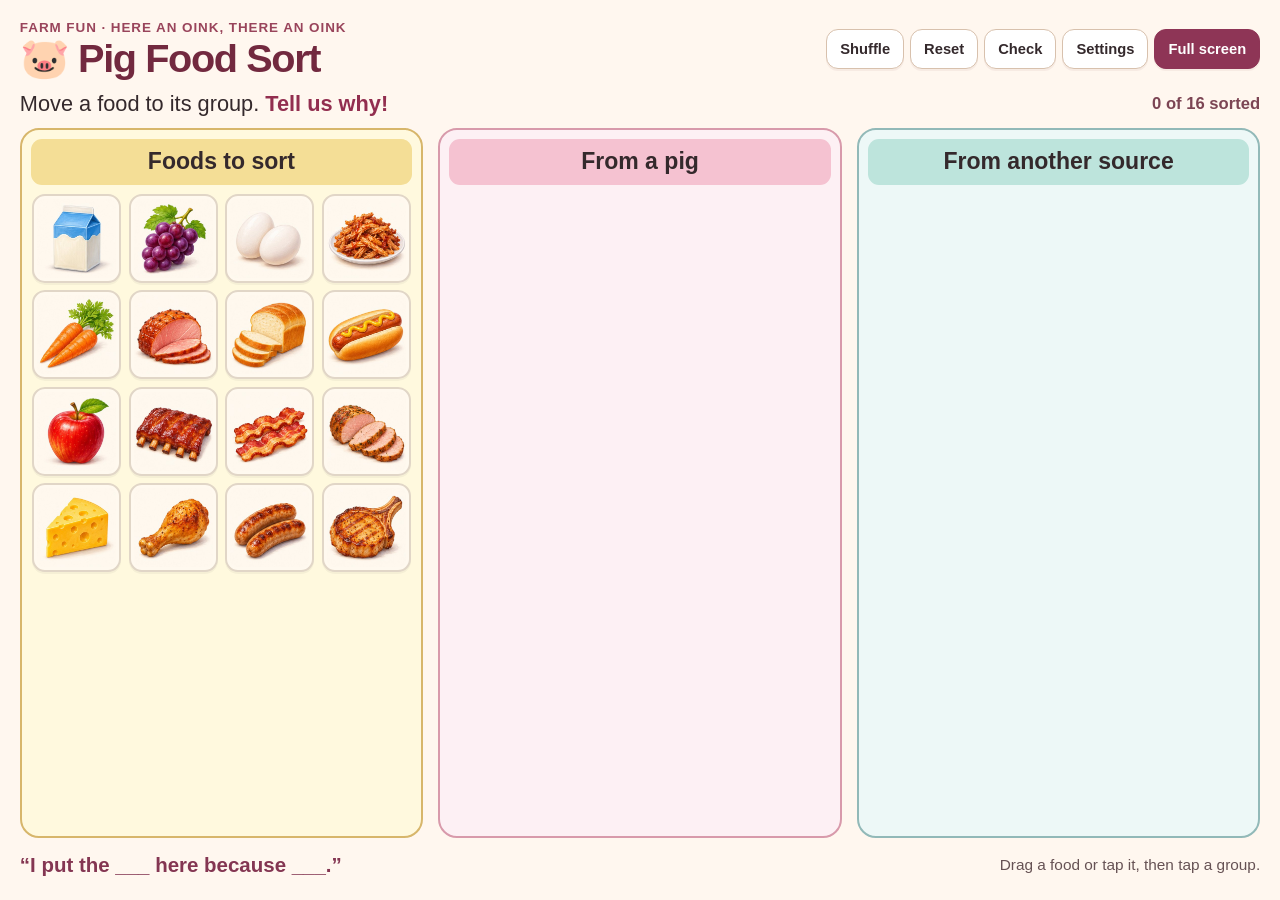
<file: pig-food-sort/index.html>
<!doctype html>
<html lang="en">
<head>
  <meta charset="utf-8">
  <meta name="viewport" content="width=device-width, initial-scale=1">
  <meta name="theme-color" content="#fff7ef">
  <title>Pig Food Picture Sort</title>
  <meta name="description" content="Sort food pictures and explain where each food comes from.">
  <link rel="stylesheet" href="style.css">
</head>
<body>
  <main class="app">
    <header class="header">
      <div class="heading">
        <div class="lesson">FARM FUN · HERE AN OINK, THERE AN OINK</div>
        <h1>🐷 Pig Food Sort</h1>
      </div>
      <nav class="controls" aria-label="Teacher controls">
        <button id="shuffle" type="button">Shuffle</button>
        <button id="reset" type="button">Reset</button>
        <button id="check" type="button">Check</button>
        <button id="settings" type="button">Settings</button>
        <button id="fullscreen" class="primary" type="button">Full screen</button>
      </nav>
    </header>
    <div class="directions"><p>Move a food to its group. <strong>Tell us why!</strong></p><span id="progress" aria-live="polite">0 of 16 sorted</span></div>
    <div id="board" class="board">
      <section class="zone tray" data-zone="tray" aria-label="Foods to sort">
        <button type="button" class="zone-title" data-place="tray">Foods to sort</button>
        <div class="cards" id="tray-cards"></div>
      </section>
      <section class="zone pork" data-zone="pork" aria-label="From a pig">
        <button type="button" class="zone-title" id="pork-title" data-place="pork">From a pig</button>
        <div class="cards" id="pork-cards"></div>
      </section>
      <section class="zone other" data-zone="other" aria-label="From another source">
        <button type="button" class="zone-title" id="other-title" data-place="other">From another source</button>
        <div class="cards" id="other-cards"></div>
      </section>
    </div>
    <footer><p class="sentence">“I put the ___ here because ___.”</p><p class="status" id="status" role="status">Drag a food or tap it, then tap a group.</p></footer>
  </main>
  <dialog id="settings-dialog">
    <form method="dialog">
      <h2>Teacher settings</h2>
      <label>Number of pictures<select id="amount"><option value="8">8 pictures</option><option value="12">12 pictures</option><option value="16" selected>16 pictures</option></select></label>
      <label>Group 1<input id="first-name" maxlength="40" value="From a pig"></label>
      <label>Group 2<input id="second-name" maxlength="40" value="From another source"></label>
      <label class="check-label"><input id="show-names" type="checkbox"> Show food names</label>
      <p>Change the group names for open-ended discussion. Check works with the original groups.</p>
      <p><strong>Teaching note:</strong> The sausage and hot dog pictured are made with pork. Other kinds can be made with different meats. Families may choose not to eat pork.</p>
      <div class="dialog-actions"><button type="button" id="restore-names">Original groups</button><button class="primary" value="done">Done</button></div>
    </form>
  </dialog>
  <script src="app.js" defer></script>
</body>
</html>
</file>
<file: pig-food-sort/style.css>
:root{font-family:'Avenir Next','Trebuchet MS',Arial,sans-serif;color:#34292c;background:#fff7ef;--tile:88px;--gap:8px;--label-size:13px;--columns:4;font-synthesis:none}
*{box-sizing:border-box}body{margin:0}button,input,select{font:inherit}button{cursor:pointer;color:inherit}button:focus-visible,input:focus-visible,select:focus-visible{outline:3px solid #aa3155;outline-offset:3px}
.app{height:100dvh;min-height:440px;display:flex;flex-direction:column;gap:clamp(6px,1.3vh,14px);padding:clamp(10px,1.55vw,22px);max-width:2100px;margin:0 auto}
.header{display:flex;align-items:center;justify-content:space-between;gap:12px;flex-wrap:wrap}.lesson{font-weight:800;letter-spacing:.07em;color:#99445b;font-size:clamp(11px,1.05vw,15px)}h1{font-size:clamp(30px,3.1vw,56px);line-height:1.04;letter-spacing:-.035em;margin:3px 0 0;color:#72293f}.controls{display:flex;gap:6px;flex-wrap:wrap}
.controls button,.dialog-actions button{font-weight:750;border:1.5px solid #d8c1ad;background:white;border-radius:12px;padding:9px 13px;min-height:40px;font-size:clamp(14px,1.15vw,17px);box-shadow:0 2px 0 #843b3710}.primary,.controls button.primary{background:#8e3556;color:white;border-color:#8e3556}button[disabled]{opacity:.46;cursor:default}
.directions{display:flex;align-items:center;justify-content:space-between;gap:10px}.directions p{margin:0;font-size:clamp(17px,1.7vw,26px)}.directions strong{color:#922e4f}#progress{font-weight:800;color:#7c4554;white-space:nowrap;font-size:clamp(14px,1.3vw,19px)}
.board{flex:1;min-height:0;display:grid;grid-template-columns:repeat(3,minmax(0,1fr));gap:clamp(7px,1.2vw,17px)}.zone{display:flex;flex-direction:column;min-width:0;min-height:0;padding:9px;border:2px solid var(--line);border-radius:19px;background:var(--bg);overflow:hidden;transition:border-color .12s,outline .12s}.tray{--line:#d7b66b;--bg:#fff9de;--head:#f4de96}.pork{--line:#d89aab;--bg:#fdf0f4;--head:#f5c2d1}.other{--line:#92b9b8;--bg:#edf8f7;--head:#bde4dc}.zone-title{background:var(--head);border:none;border-radius:11px;min-height:44px;padding:9px 5px;font-size:clamp(17px,1.8vw,30px);font-weight:850;line-height:1.18;text-align:center;overflow-wrap:anywhere}.cards{flex:1;min-height:0;display:grid;grid-template-columns:repeat(var(--columns),var(--tile));grid-auto-rows:var(--tile);gap:var(--gap);align-content:start;justify-content:center;padding-top:9px}
.card{width:var(--tile);height:var(--tile);min-width:0;padding:3px;border-radius:13px;background:#fff9ef;border:2px solid #e1d6c7;box-shadow:0 2px 0 #0000000a;display:flex;flex-direction:column;align-items:center;justify-content:center;touch-action:none;user-select:none;cursor:grab;position:relative}.art{width:100%;height:100%;min-height:0;flex:1;display:block;object-fit:contain;pointer-events:none;border-radius:8px;-webkit-user-drag:none}.name{display:none;text-align:center;font-size:var(--label-size);font-weight:750;line-height:1.03;padding:1px 0 2px;pointer-events:none;max-width:100%;overflow-wrap:anywhere}.show-names .name{display:block}.show-names .art{height:calc(100% - var(--label-size)*2.1)}.card.selected{outline:3px solid #a43c60;outline-offset:1px;box-shadow:0 3px 0 #a43c6022}.card.dragging{opacity:.35}.card.correct{border:3px solid #37834c}.card.incorrect{border:3px solid #ba572a}.card.correct::after,.card.incorrect::after{position:absolute;top:3px;right:3px;width:25px;height:25px;border-radius:50%;color:white;font-weight:900;font-size:18px;line-height:25px;text-align:center}.card.correct::after{content:'✓';background:#37834c}.card.incorrect::after{content:'?';background:#ba572a}.zone.target{outline:3px solid #9e395c;outline-offset:-3px;border-color:#9e395c}.ghost{position:fixed;z-index:1000;pointer-events:none;opacity:.94;margin:0;box-shadow:0 10px 24px #51283c33;transform:rotate(4deg)}
footer{display:flex;justify-content:space-between;align-items:center;gap:10px;min-height:30px}.sentence{font-size:clamp(16px,1.6vw,24px);margin:0;color:#843652;font-weight:800}.status{color:#665254;margin:0;text-align:right;font-size:clamp(13px,1.2vw,17px)}
dialog{width:min(470px,94vw);border:2px solid #db9fb2;border-radius:20px;background:#fff9f4;color:#3c2e32;padding:23px;box-shadow:0 15px 60px #0004}dialog::backdrop{background:#3e2035aa}dialog h2{margin:0 0 14px;color:#8e3556}dialog label{display:block; margin:12px 0;font-weight:750}dialog input:not([type=checkbox]),dialog select{display:block;width:100%;padding:10px;border:1.5px solid #d4b8bd;border-radius:9px;background:white;margin-top:5px}dialog .check-label{display:flex;align-items:center;gap:8px}dialog p{font-size:14px;line-height:1.45}.dialog-actions{display:flex;justify-content:space-between;gap:8px}
@media(max-width:840px){.app{height:auto;min-height:100dvh}.board{display:grid;grid-template-columns:repeat(2,minmax(0,1fr));grid-template-rows:auto auto}.tray{grid-column:span 2}.tray .cards{grid-template-columns:repeat(var(--tray-columns),var(--tile));min-height:calc(var(--tile)*2 + var(--gap) + 10px)}.zone:not(.tray) .cards{min-height:calc(var(--tile)*var(--mobile-rows) + var(--gap)*(var(--mobile-rows) - 1) + 10px)}footer{flex-direction:column;align-items:flex-start}.status{text-align:left}.zone{padding:7px}.zone-title{font-size:clamp(16px,2.9vw,24px)}}
@media(max-width:440px){.app{padding:7px}.board{gap:5px}.controls{gap:5px}.controls button{padding:6px 8px;min-height:35px;font-size:13px}.zone{padding:5px;border-radius:11px}.zone-title{min-height:38px;font-size:14px}.card{border-radius:8px;padding:1px}.art{border-radius:6px}.directions p{font-size:15px}.lesson{font-size:10px}}
@media(min-width:841px) and (max-height:650px){.app{padding:8px 12px;gap:5px}.header{gap:5px}.controls button{padding:6px 11px;min-height:34px}.zone{padding:7px;border-radius:14px}.zone-title{min-height:36px;padding:6px 4px}.cards{padding-top:6px}footer{min-height:25px}}
@media(prefers-reduced-motion:reduce){*{transition:none!important}}
</file>
